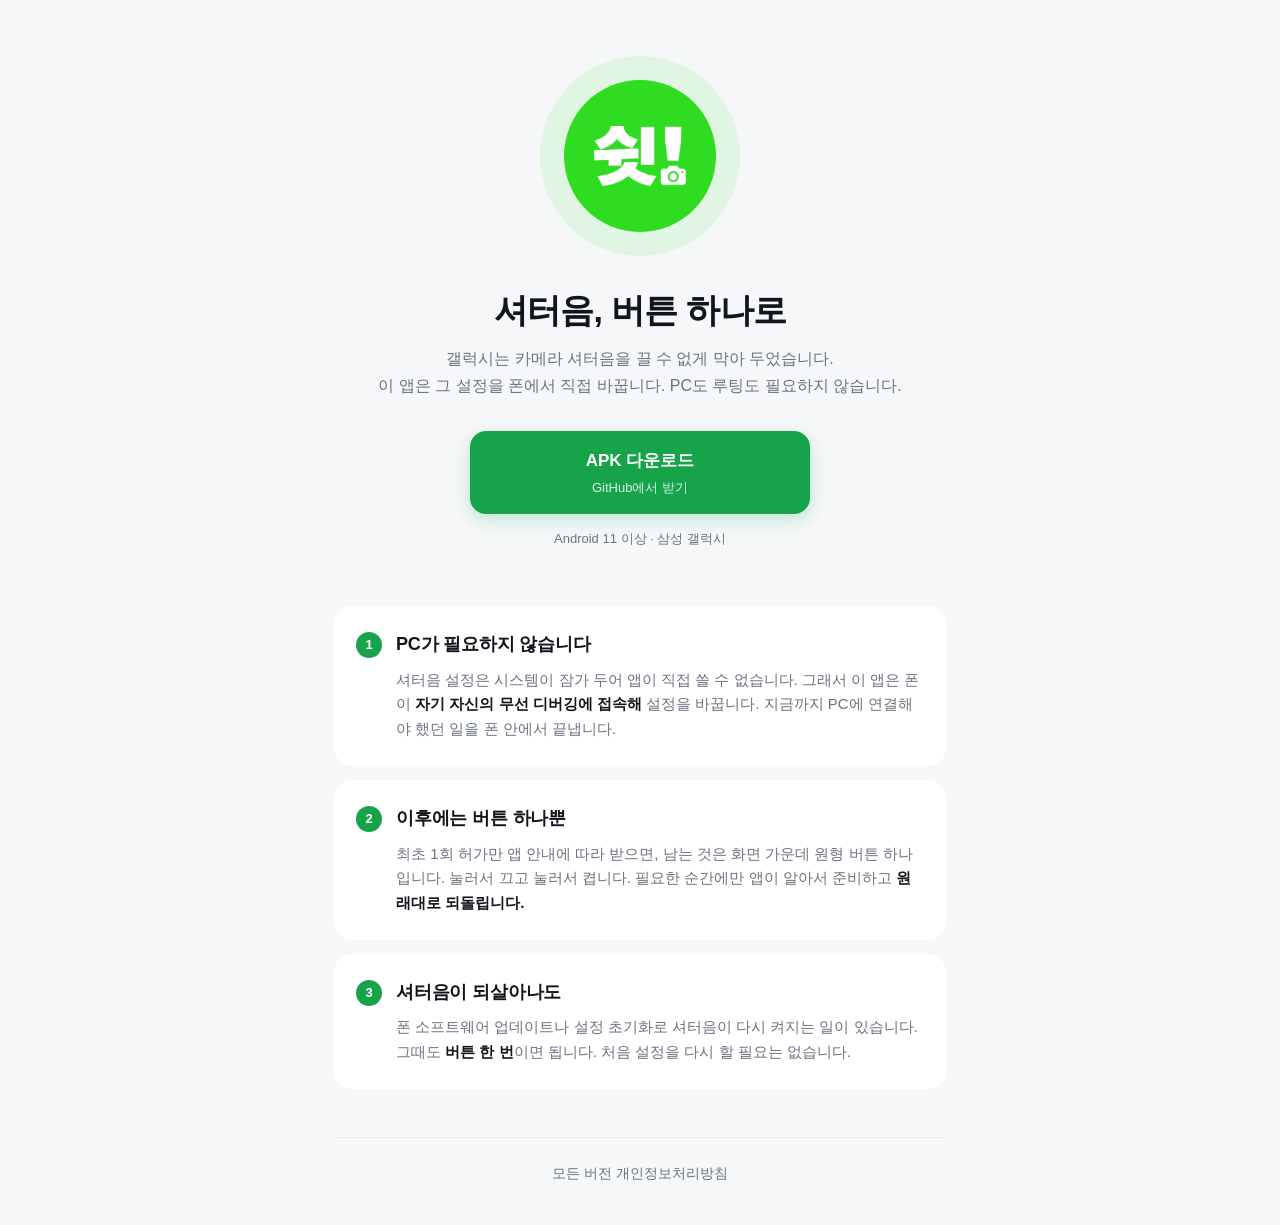
<file: index.html>
<!DOCTYPE html>
<html lang="ko">
<head>
<meta charset="utf-8">
<meta name="viewport" content="width=device-width, initial-scale=1">
<title>쉿! - 갤럭시 무음 설정</title>
<meta name="description" content="갤럭시 카메라의 강제 셔터음을 PC 없이 폰에서 버튼 하나로 끄는 앱. Android 11 이상.">
<meta name="theme-color" content="#F6F7F9">

<meta property="og:type" content="website">
<meta property="og:title" content="쉿! - 갤럭시 무음 설정">
<meta property="og:description" content="PC 없이 폰에서 버튼 하나로. Android 11 이상.">
<meta property="og:image" content="assets/icon.png?v=2.1.0">
<meta name="twitter:card" content="summary">

<link rel="icon" href="assets/icon.png?v=2.1.0">
<link rel="apple-touch-icon" href="assets/icon.png?v=2.1.0">
<link rel="stylesheet" href="styles.css">
</head>
<body>

<main>

  <header class="hero">
    <!-- The app's own screen: one green circle carrying the wordmark, on a light ground. -->
    <div class="badge">
      <div class="badge-halo">
        <div class="badge-circle">
          <img src="assets/wordmark-light.png?v=2.1.0" alt="쉿!" width="512" height="339">
        </div>
      </div>
    </div>

    <h1>셔터음, 버튼 하나로</h1>
    <p class="lede">
      갤럭시는 카메라 셔터음을 끌 수 없게 막아 두었습니다.<br>
      이 앱은 그 설정을 폰에서 직접 바꿉니다. PC도 루팅도 필요하지 않습니다.
    </p>

    <a class="download" id="download" href="https://github.com/hojin-v/Shit-download/releases/latest">
      <span class="download-main">APK 다운로드</span>
      <span class="download-sub" id="download-sub">최신 버전 확인 중...</span>
    </a>

    <p class="req">Android 11 이상 · 삼성 갤럭시</p>
  </header>

  <section class="features">
    <article class="card">
      <span class="mark">1</span>
      <h2>PC가 필요하지 않습니다</h2>
      <p>
        셔터음 설정은 시스템이 잠가 두어 앱이 직접 쓸 수 없습니다.
        그래서 이 앱은 폰이 <b>자기 자신의 무선 디버깅에 접속해</b> 설정을 바꿉니다.
        지금까지 PC에 연결해야 했던 일을 폰 안에서 끝냅니다.
      </p>
    </article>

    <article class="card">
      <span class="mark">2</span>
      <h2>이후에는 버튼 하나뿐</h2>
      <p>
        최초 1회 허가만 앱 안내에 따라 받으면, 남는 것은 화면 가운데 원형 버튼 하나입니다.
        눌러서 끄고 눌러서 켭니다. 필요한 순간에만 앱이 알아서 준비하고 <b>원래대로 되돌립니다.</b>
      </p>
    </article>

    <article class="card">
      <span class="mark">3</span>
      <h2>셔터음이 되살아나도</h2>
      <p>
        폰 소프트웨어 업데이트나 설정 초기화로 셔터음이 다시 켜지는 일이 있습니다.
        그때도 <b>버튼 한 번</b>이면 됩니다. 처음 설정을 다시 할 필요는 없습니다.
      </p>
    </article>
  </section>

  <!-- No source link: the source repository is private, and a link that 404s is worse than none. -->
  <footer>
    <a href="https://github.com/hojin-v/Shit-download/releases">모든 버전</a>
    <a href="privacy/shit">개인정보처리방침</a>
  </footer>

</main>

<script src="script.js"></script>
</body>
</html>
</file>
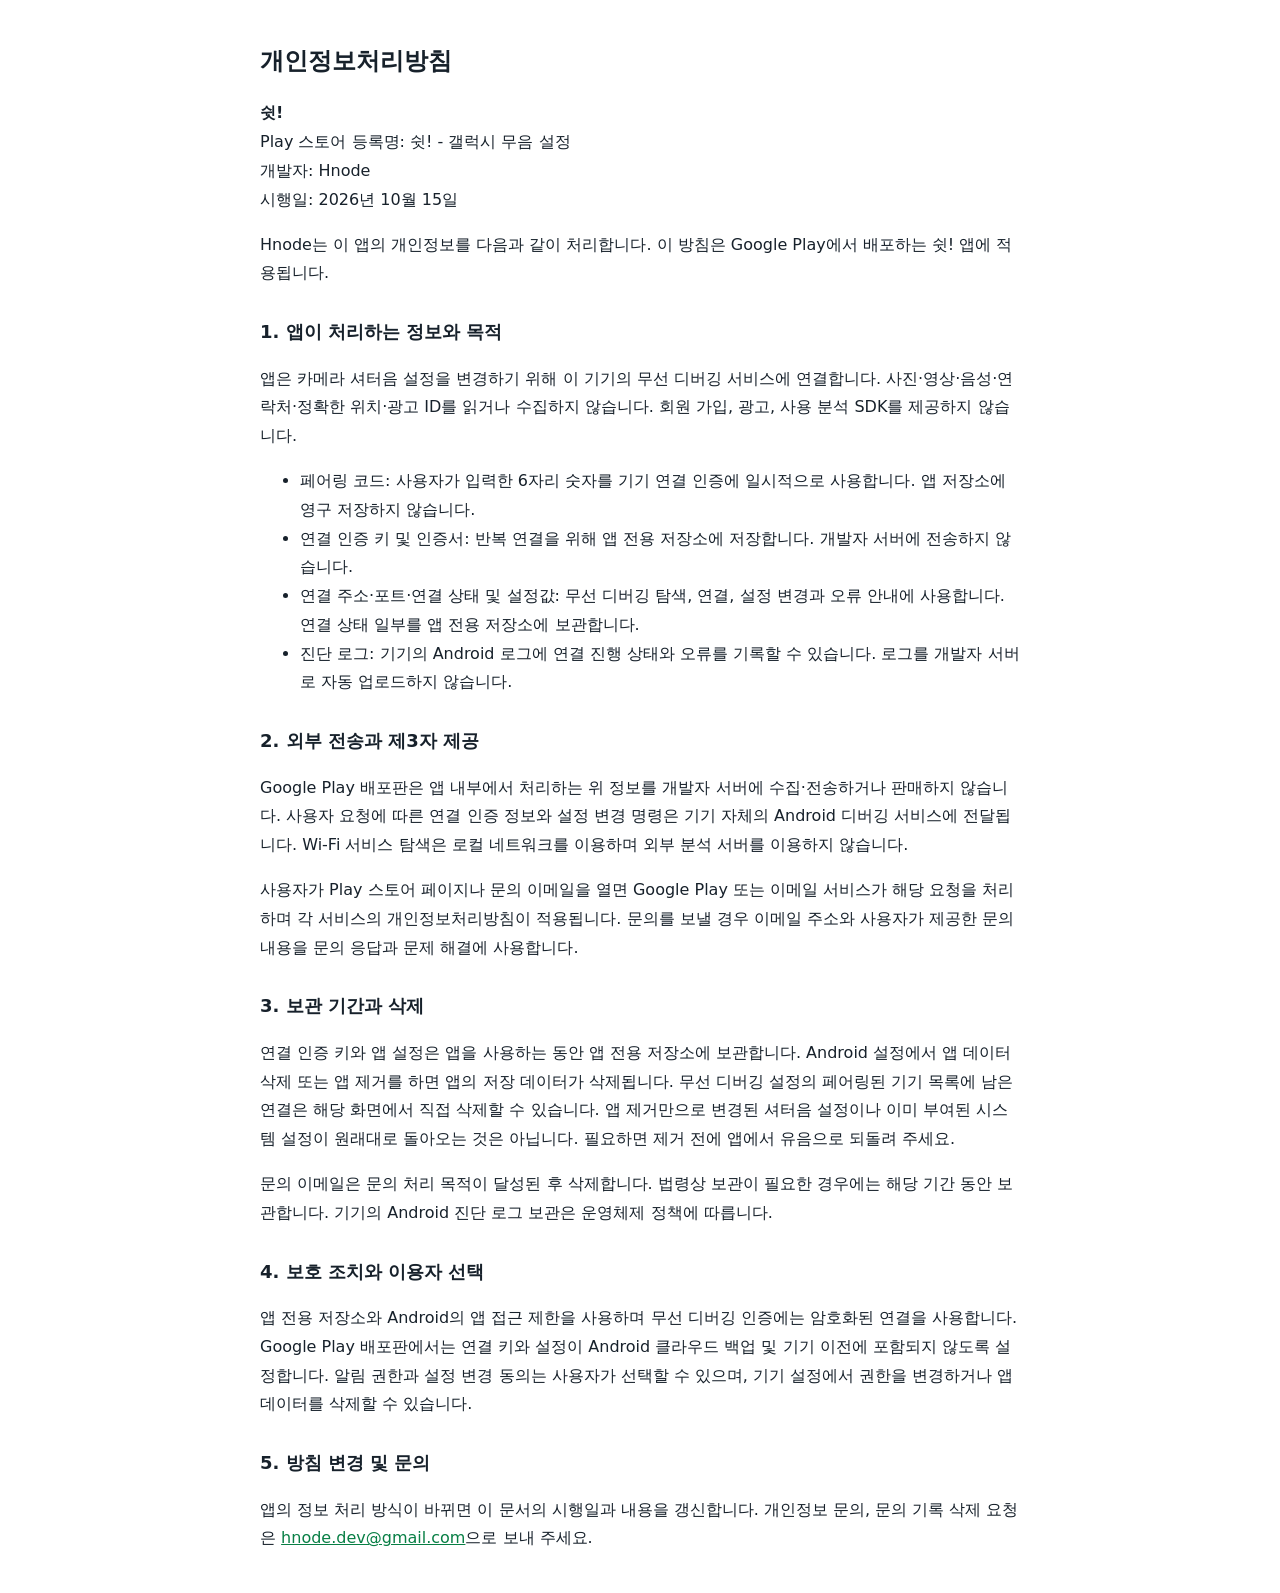
<file: privacy/shit.html>
<!doctype html>
<html lang="ko">
<meta charset="utf-8">
<meta name="viewport" content="width=device-width,initial-scale=1">
<title>쉿! 개인정보처리방침</title>
<style>body{font-family:system-ui,sans-serif;max-width:760px;margin:0 auto;padding:24px;color:#17212b;line-height:1.8;background:#fff}h1{font-size:24px}h2{font-size:18px;margin-top:28px}a{color:#087f45}</style>
<main>
<h1>개인정보처리방침</h1>
<p><strong>쉿!</strong><br>Play 스토어 등록명: 쉿! - 갤럭시 무음 설정<br>개발자: Hnode<br>시행일: 2026년 10월 15일</p>
<p>Hnode는 이 앱의 개인정보를 다음과 같이 처리합니다. 이 방침은 Google Play에서 배포하는 쉿! 앱에 적용됩니다.</p>
<h2>1. 앱이 처리하는 정보와 목적</h2>
<p>앱은 카메라 셔터음 설정을 변경하기 위해 이 기기의 무선 디버깅 서비스에 연결합니다. 사진·영상·음성·연락처·정확한 위치·광고 ID를 읽거나 수집하지 않습니다. 회원 가입, 광고, 사용 분석 SDK를 제공하지 않습니다.</p>
<ul>
<li>페어링 코드: 사용자가 입력한 6자리 숫자를 기기 연결 인증에 일시적으로 사용합니다. 앱 저장소에 영구 저장하지 않습니다.</li>
<li>연결 인증 키 및 인증서: 반복 연결을 위해 앱 전용 저장소에 저장합니다. 개발자 서버에 전송하지 않습니다.</li>
<li>연결 주소·포트·연결 상태 및 설정값: 무선 디버깅 탐색, 연결, 설정 변경과 오류 안내에 사용합니다. 연결 상태 일부를 앱 전용 저장소에 보관합니다.</li>
<li>진단 로그: 기기의 Android 로그에 연결 진행 상태와 오류를 기록할 수 있습니다. 로그를 개발자 서버로 자동 업로드하지 않습니다.</li>
</ul>
<h2>2. 외부 전송과 제3자 제공</h2>
<p>Google Play 배포판은 앱 내부에서 처리하는 위 정보를 개발자 서버에 수집·전송하거나 판매하지 않습니다. 사용자 요청에 따른 연결 인증 정보와 설정 변경 명령은 기기 자체의 Android 디버깅 서비스에 전달됩니다. Wi-Fi 서비스 탐색은 로컬 네트워크를 이용하며 외부 분석 서버를 이용하지 않습니다.</p>
<p>사용자가 Play 스토어 페이지나 문의 이메일을 열면 Google Play 또는 이메일 서비스가 해당 요청을 처리하며 각 서비스의 개인정보처리방침이 적용됩니다. 문의를 보낼 경우 이메일 주소와 사용자가 제공한 문의 내용을 문의 응답과 문제 해결에 사용합니다.</p>
<h2>3. 보관 기간과 삭제</h2>
<p>연결 인증 키와 앱 설정은 앱을 사용하는 동안 앱 전용 저장소에 보관합니다. Android 설정에서 앱 데이터 삭제 또는 앱 제거를 하면 앱의 저장 데이터가 삭제됩니다. 무선 디버깅 설정의 페어링된 기기 목록에 남은 연결은 해당 화면에서 직접 삭제할 수 있습니다. 앱 제거만으로 변경된 셔터음 설정이나 이미 부여된 시스템 설정이 원래대로 돌아오는 것은 아닙니다. 필요하면 제거 전에 앱에서 유음으로 되돌려 주세요.</p>
<p>문의 이메일은 문의 처리 목적이 달성된 후 삭제합니다. 법령상 보관이 필요한 경우에는 해당 기간 동안 보관합니다. 기기의 Android 진단 로그 보관은 운영체제 정책에 따릅니다.</p>
<h2>4. 보호 조치와 이용자 선택</h2>
<p>앱 전용 저장소와 Android의 앱 접근 제한을 사용하며 무선 디버깅 인증에는 암호화된 연결을 사용합니다. Google Play 배포판에서는 연결 키와 설정이 Android 클라우드 백업 및 기기 이전에 포함되지 않도록 설정합니다. 알림 권한과 설정 변경 동의는 사용자가 선택할 수 있으며, 기기 설정에서 권한을 변경하거나 앱 데이터를 삭제할 수 있습니다.</p>
<h2>5. 방침 변경 및 문의</h2>
<p>앱의 정보 처리 방식이 바뀌면 이 문서의 시행일과 내용을 갱신합니다. 개인정보 문의, 문의 기록 삭제 요청은 <a href="mailto:hnode.dev@gmail.com">hnode.dev@gmail.com</a>으로 보내 주세요.</p>
</main>
</html>
</file>
<file: styles.css>
/*
 * The app's palette, verbatim from app/src/main/java/com/hojin/cameramute/Palette.kt, so the page
 * and the thing it hands you look like one product: a light ground, white rounded cards, and one
 * green that only ever means "the shutter is silenced".
 */
:root {
  --background: #F6F7F9;
  --surface: #FFFFFF;
  --text-primary: #12161C;
  --text-secondary: #6B7280;
  --text-on-brand: #FFFFFF;
  --brand: #2FDC22;
  --brand-deep: #16A34A;
  --brand-halo: rgba(47, 220, 34, 0.10);
  --divider: #E9ECF1;
}

* { box-sizing: border-box; }

html { -webkit-text-size-adjust: 100%; }

body {
  margin: 0;
  background: var(--background);
  color: var(--text-primary);
  font-family: -apple-system, BlinkMacSystemFont, "Apple SD Gothic Neo", "Malgun Gothic",
    "Segoe UI", Roboto, "Noto Sans KR", sans-serif;
  line-height: 1.65;
  -webkit-font-smoothing: antialiased;
}

main {
  max-width: 660px;
  margin: 0 auto;
  padding: 56px 24px 40px;
}

/* -- hero ------------------------------------------------------------------ */

.hero { text-align: center; }

/* The toggle from the app's main screen: circle inside its halo, wordmark inside that. */
.badge-halo {
  width: 200px;
  height: 200px;
  margin: 0 auto;
  border-radius: 50%;
  background: var(--brand-halo);
  display: grid;
  place-items: center;
}

.badge-circle {
  width: 152px;
  height: 152px;
  border-radius: 50%;
  background: var(--brand);
  display: grid;
  place-items: center;
}

.badge-circle img {
  width: 92px;
  height: auto;
  display: block;
}

h1 {
  margin: 32px 0 0;
  font-size: 34px;
  line-height: 1.3;
  letter-spacing: -0.02em;
  font-weight: 800;
  /* Spreads a wrapped headline over even lines instead of leaving one word below it. Ignored
     where unsupported, which only costs the tidier break. */
  text-wrap: balance;
}

.lede {
  margin: 14px 0 0;
  color: var(--text-secondary);
  font-size: 16px;
  text-wrap: balance;
}

/* Same shape and weight as the button on the app's setup screen. */
.download {
  display: block;
  margin: 32px auto 0;
  padding: 16px 28px;
  max-width: 340px;
  border-radius: 16px;
  background: var(--brand-deep);
  color: var(--text-on-brand);
  text-decoration: none;
  transition: transform 0.12s ease, box-shadow 0.12s ease;
  box-shadow: 0 6px 18px rgba(22, 163, 74, 0.22);
}

.download:hover { transform: translateY(-1px); box-shadow: 0 10px 24px rgba(22, 163, 74, 0.28); }
.download:active { transform: translateY(0); box-shadow: 0 4px 12px rgba(22, 163, 74, 0.22); }

.download-main {
  display: block;
  font-size: 17px;
  font-weight: 700;
}

.download-sub {
  display: block;
  margin-top: 2px;
  font-size: 13px;
  opacity: 0.85;
}

.req {
  margin: 14px 0 0;
  color: var(--text-secondary);
  font-size: 13px;
}

/* -- features -------------------------------------------------------------- */

.features {
  margin: 56px 0 0;
  display: grid;
  gap: 14px;
}

/* The steps card from the setup screen: white, generously rounded, no border. */
.card {
  position: relative;
  background: var(--surface);
  border-radius: 18px;
  padding: 24px 24px 24px 62px;
}

.mark {
  position: absolute;
  top: 26px;
  left: 22px;
  width: 26px;
  height: 26px;
  border-radius: 50%;
  background: var(--brand-deep);
  color: var(--text-on-brand);
  font-size: 13px;
  font-weight: 700;
  display: grid;
  place-items: center;
}

.card h2 {
  margin: 0;
  font-size: 18px;
  font-weight: 700;
  letter-spacing: -0.01em;
}

.card p {
  margin: 8px 0 0;
  color: var(--text-secondary);
  font-size: 15px;
}

.card b { color: var(--text-primary); font-weight: 600; }

/* -- footer ---------------------------------------------------------------- */

footer {
  margin: 48px 0 0;
  padding-top: 24px;
  border-top: 1px solid var(--divider);
  text-align: center;
  color: var(--text-secondary);
  font-size: 14px;
}

footer a { color: var(--text-secondary); text-decoration: none; }
footer a:hover { color: var(--brand-deep); }
footer span { margin: 0 8px; }

/* -- narrow ---------------------------------------------------------------- */

@media (max-width: 480px) {
  main { padding: 40px 18px 32px; }
  h1 { font-size: 28px; }
  .badge-halo { width: 168px; height: 168px; }
  .badge-circle { width: 128px; height: 128px; }
  .badge-circle img { width: 78px; }
  .lede br { display: none; }
  .card { padding: 22px 20px 22px 56px; }
  .mark { top: 24px; left: 18px; }
}

/*
 * The app is light-only on purpose - a white surface and one green - so this follows it rather than
 * inventing a dark palette the app does not have. Colors are stated, not inherited.
 */
</file>
